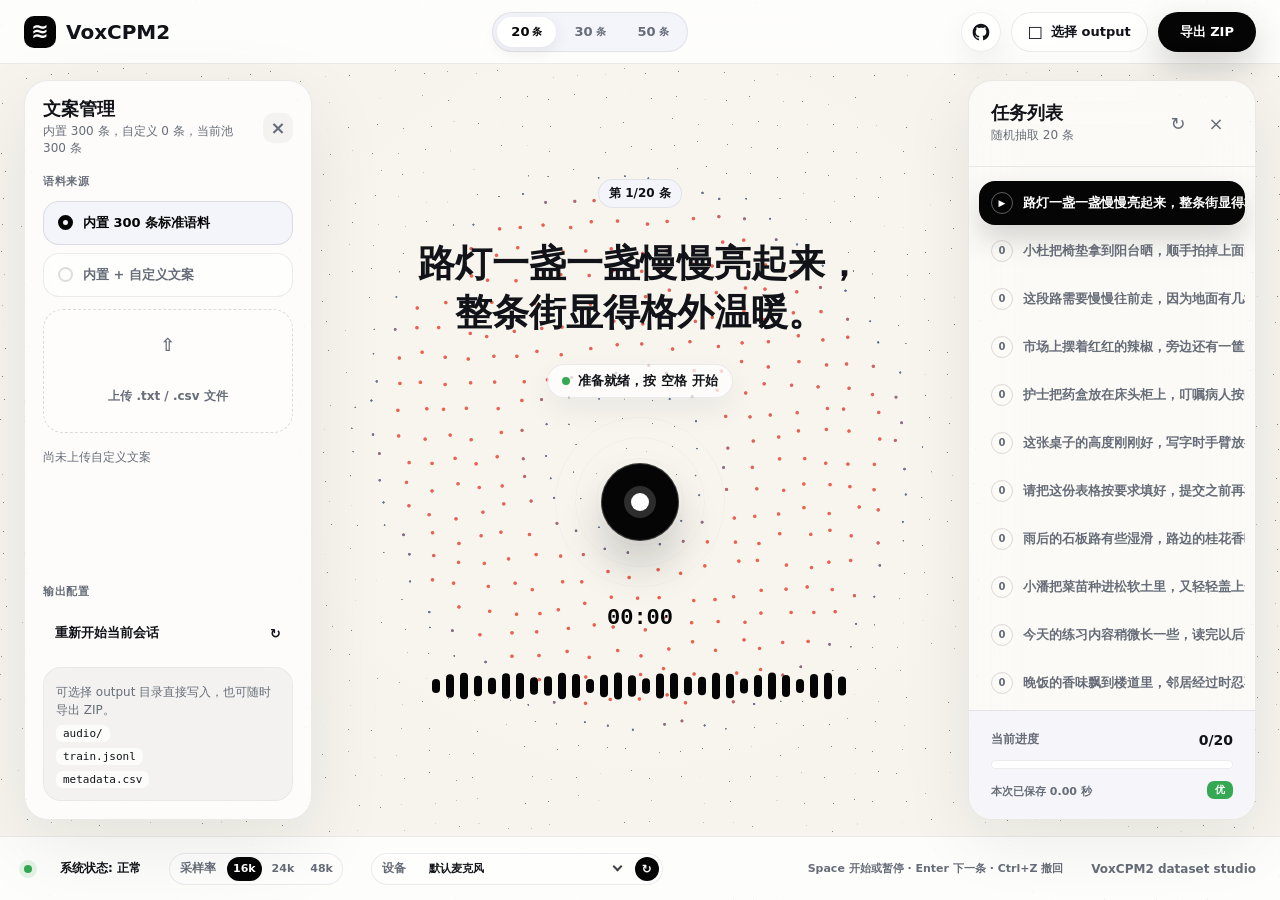
<file: index.html>
<!doctype html>
<html lang="zh-CN">
  <head>
    <meta charset="utf-8" />
    <meta name="viewport" content="width=device-width, initial-scale=1" />
    <title>VoxCPM2 录音训练工作台</title>
    <link rel="stylesheet" href="./src/styles.css" />
  </head>
  <body>
    <canvas id="shaderCanvas" aria-hidden="true"></canvas>

    <div class="app-shell">
      <header class="topbar">
        <div class="brand">
          <div class="brand__mark" aria-hidden="true">≋</div>
          <div class="brand__name">VoxCPM2</div>
        </div>

        <div class="segmented topbar__counts" id="countOptions" aria-label="录制条数">
          <button type="button" class="segment is-active" data-count="20">
            <span>20</span>
            <small>条</small>
          </button>
          <button type="button" class="segment" data-count="30">
            <span>30</span>
            <small>条</small>
          </button>
          <button type="button" class="segment" data-count="50">
            <span>50</span>
            <small>条</small>
          </button>
        </div>

        <div class="topbar__actions">
          <a
            class="github-link"
            href="https://github.com/cuser-it/VoiceForge"
            target="_blank"
            rel="noreferrer"
            aria-label="打开 GitHub 仓库"
            title="GitHub"
          >
            <svg viewBox="0 0 24 24" aria-hidden="true">
              <path
                d="M12 2C6.48 2 2 6.58 2 12.24c0 4.52 2.87 8.35 6.84 9.7.5.1.68-.22.68-.49v-1.72c-2.78.62-3.37-1.37-3.37-1.37-.46-1.19-1.11-1.5-1.11-1.5-.91-.64.07-.63.07-.63 1 .07 1.53 1.06 1.53 1.06.9 1.57 2.35 1.12 2.92.86.09-.67.35-1.12.63-1.38-2.22-.26-4.55-1.14-4.55-5.06 0-1.12.39-2.03 1.03-2.75-.1-.26-.45-1.3.1-2.71 0 0 .84-.28 2.75 1.05A9.35 9.35 0 0 1 12 6.96c.85 0 1.7.12 2.5.34 1.9-1.33 2.74-1.05 2.74-1.05.55 1.41.2 2.45.1 2.71.64.72 1.03 1.63 1.03 2.75 0 3.93-2.34 4.8-4.57 5.05.36.32.68.95.68 1.91v2.78c0 .27.18.59.69.49A10.1 10.1 0 0 0 22 12.24C22 6.58 17.52 2 12 2Z"
              />
            </svg>
          </a>
          <button type="button" class="ghost-pill" id="directoryButton">
            <span class="icon" aria-hidden="true">□</span>
            <span id="storageMode">选择 output</span>
          </button>
          <button type="button" class="primary-pill" id="exportButton">导出 ZIP</button>
        </div>
      </header>

      <button
        type="button"
        class="source-panel-toggle"
        id="sourcePanelToggle"
        aria-label="展开文案管理"
        hidden
      >
        文
      </button>

      <button
        type="button"
        class="task-panel-toggle"
        id="taskPanelToggle"
        aria-label="展开任务列表"
        hidden
      >
        列
      </button>

      <aside class="side-panel source-panel" id="sourcePanel" aria-label="文案与输出配置">
        <div class="panel-heading">
          <div>
            <h2>文案管理</h2>
            <p id="poolSummary">正在载入内置文案库</p>
          </div>
          <button type="button" class="panel-close" id="sourcePanelClose" aria-label="收起文案管理">
            ×
          </button>
        </div>

        <section class="stack source-stack">
          <div class="section-title">语料来源</div>
          <div class="source-options" id="sourceOptions">
            <button type="button" class="source-card is-active" data-source="builtin">
              <span class="radio-dot" aria-hidden="true"></span>
              <span>内置 300 条标准语料</span>
            </button>
            <button type="button" class="source-card" data-source="combined">
              <span class="radio-dot" aria-hidden="true"></span>
              <span>内置 + 自定义文案</span>
            </button>
          </div>

          <label class="upload-card" for="customFile">
            <span class="upload-card__icon" aria-hidden="true">⇧</span>
            <span>上传 .txt / .csv 文件</span>
            <input id="customFile" type="file" accept=".txt,.csv,text/plain,text/csv" />
          </label>
          <p class="microcopy" id="customSummary">尚未上传自定义文案</p>
        </section>

        <section class="stack output-stack">
          <div class="section-title">输出配置</div>
          <button type="button" class="settings-row" id="resetButton">
            <span>重新开始当前会话</span>
            <span aria-hidden="true">↻</span>
          </button>
          <div class="output-card">
            <p id="outputSummary">未选择目录时，录音会保存在浏览器内存中。</p>
            <code>audio/</code>
            <code>train.jsonl</code>
            <code>metadata.csv</code>
          </div>
        </section>
      </aside>

      <main class="recording-stage" aria-label="录音工作区">
        <div class="prompt-area">
          <div class="prompt-meta" id="promptMeta">
            <span class="prompt-progress-label" id="progressText">第 1/20 条</span>
            <div class="prompt-progress-track" aria-hidden="true">
              <div class="prompt-progress-fill" id="promptProgressFill"></div>
            </div>
            <span class="prompt-next" id="nextPromptText">下一条预览</span>
          </div>
          <p class="prompt-text" id="promptText">正在载入文案</p>
        </div>

        <div class="recorder-surface">
          <div class="status-strip" id="statusStrip">
            <span class="status-dot status-dot--ready" id="statusDot"></span>
            <span id="statusText">准备就绪，按 空格 开始</span>
          </div>

          <div class="vocal-aura" id="vocalAura">
            <span class="aura-ring aura-ring--one"></span>
            <span class="aura-ring aura-ring--two"></span>
            <span class="aura-ring aura-ring--three"></span>
            <button type="button" class="record-orb" id="recordButton" aria-label="开始录制">
              <span class="record-led" id="recordLed" aria-hidden="true"></span>
            </button>
          </div>

          <div class="timer" id="timer">00:00</div>
          <canvas id="waveform" width="640" height="120" aria-label="实时波形"></canvas>
          <audio id="playback" controls preload="metadata"></audio>
        </div>

        <div class="control-row" aria-hidden="true">
          <button type="button" id="undoButton" hidden></button>
          <button type="button" id="saveButton" hidden disabled></button>
          <button type="button" id="shuffleButton" hidden></button>
        </div>
      </main>

      <aside class="side-panel task-panel" aria-label="文案预览列表">
        <div class="list-header">
          <div>
            <h2>任务列表</h2>
            <p id="listSummary">随机抽取 20 条</p>
          </div>
          <div class="list-actions">
            <button type="button" class="icon-button" id="shuffleButtonMirror" title="重新洗牌">↻</button>
            <button type="button" class="icon-button" id="taskPanelClose" aria-label="收起任务列表">×</button>
          </div>
        </div>
        <ol class="task-list" id="taskList"></ol>
        <div class="progress-card">
          <div class="progress-card__row">
            <span>当前进度</span>
            <strong id="completionBadge">0/20</strong>
          </div>
          <div class="progress-track">
            <div class="progress-fill" id="progressFill"></div>
          </div>
          <div class="progress-card__row progress-card__row--muted">
            <span id="durationText">本次已保存 0.00 秒</span>
            <span class="quality-badge">优</span>
          </div>
        </div>
      </aside>

      <footer class="status-footer">
        <div class="footer-group">
          <span class="system-dot"></span>
          <strong>系统状态: 正常</strong>
          <div class="sample-rate-control" id="sampleRateOptions" aria-label="输出采样率">
            <span>采样率</span>
            <button type="button" class="sample-rate-button is-active" data-sample-rate="16000">16k</button>
            <button type="button" class="sample-rate-button" data-sample-rate="24000">24k</button>
            <button type="button" class="sample-rate-button" data-sample-rate="48000">48k</button>
          </div>
          <div class="device-control" id="deviceControl">
            <span>设备</span>
            <button
              type="button"
              class="audio-input-trigger"
              id="audioInputButton"
              aria-haspopup="listbox"
              aria-expanded="false"
              aria-label="选择录音输入设备"
            >
              <span id="audioInputLabel">默认麦克风</span>
              <span class="audio-input-caret" aria-hidden="true"></span>
            </button>
            <div class="audio-device-menu" id="audioDeviceMenu" role="listbox" aria-label="录音输入设备" hidden></div>
            <button type="button" class="refresh-device-button" id="refreshDevicesButton" aria-label="刷新麦克风设备">
              ↻
            </button>
          </div>
        </div>
        <div class="footer-group footer-group--right">
          <span class="shortcut-hints">Space 开始或暂停 · Enter 下一条 · Ctrl+Z 撤回</span>
          <span>VoxCPM2 dataset studio</span>
        </div>
      </footer>
    </div>

    <div class="toast-region" id="toastRegion" aria-live="polite" aria-atomic="false"></div>

    <script type="module" src="./src/app.js"></script>
  </body>
</html>
</file>
<file: src/styles.css>
:root {
  color-scheme: light;
  --canvas: #ffffff;
  --surface: rgba(255, 255, 255, 0.72);
  --surface-solid: #ffffff;
  --surface-soft: #f4f5fa;
  --surface-strong: #e9ebf4;
  --ink: #111318;
  --muted: #676d78;
  --faint: #9aa0aa;
  --line: rgba(17, 19, 24, 0.08);
  --line-strong: rgba(17, 19, 24, 0.14);
  --primary: #050506;
  --blue: #346bf1;
  --red: #ff4641;
  --green: #34a853;
  --yellow: #fbbc04;
  --shadow: 0 24px 80px rgba(15, 23, 42, 0.08);
  --panel-radius: 24px;
  --pill-radius: 999px;
  font-family:
    "Hanken Grotesk", Inter, ui-sans-serif, system-ui, -apple-system,
    BlinkMacSystemFont, "Segoe UI", "PingFang SC", "Microsoft YaHei", sans-serif;
}

* {
  box-sizing: border-box;
}

[hidden] {
  display: none !important;
}

html,
body {
  width: 100%;
  height: 100%;
  min-height: 100%;
}

body {
  margin: 0;
  overflow: hidden;
  background:
    radial-gradient(circle at 50% 45%, rgba(255, 255, 255, 0.94), rgba(247, 245, 239, 0.84) 42%, rgba(228, 233, 229, 0.72) 100%),
    #f7f5ef;
  color: var(--ink);
}

button,
input,
select {
  font: inherit;
}

button {
  border: 0;
  cursor: pointer;
}

button:disabled {
  cursor: not-allowed;
  opacity: 0.45;
}

#shaderCanvas {
  display: block;
  position: fixed;
  inset: 0;
  z-index: 0;
  width: 100vw;
  height: 100vh;
  opacity: 0.92;
  pointer-events: none;
}

.app-shell {
  position: relative;
  z-index: 1;
  display: grid;
  grid-template:
    "top top top" 64px
    "main main main" minmax(0, 1fr)
    "foot foot foot" 64px / minmax(0, 1fr);
  gap: 0;
  width: 100vw;
  height: 100dvh;
  padding: 0;
}

.app-shell.is-source-collapsed {
  grid-template:
    "top top top" 64px
    "main main main" minmax(0, 1fr)
    "foot foot foot" 64px / minmax(0, 1fr);
}

.topbar {
  grid-area: top;
  display: flex;
  align-items: center;
  justify-content: space-between;
  gap: 20px;
  height: 64px;
  padding: 0 24px;
  border-bottom: 1px solid var(--line);
  background: rgba(255, 255, 255, 0.78);
  backdrop-filter: blur(22px);
}

.brand,
.topbar__actions,
.footer-group,
.prompt-meta,
.timer-row,
.ghost-pill,
.primary-pill {
  display: flex;
  align-items: center;
}

.brand {
  gap: 10px;
  min-width: 220px;
}

.brand__mark {
  display: grid;
  place-items: center;
  width: 32px;
  height: 32px;
  border-radius: 10px;
  background: var(--primary);
  color: #fff;
  font-size: 21px;
  font-weight: 900;
  line-height: 1;
}

.brand__name {
  font-size: 20px;
  font-weight: 900;
  letter-spacing: 0;
}

.segmented {
  display: inline-grid;
  grid-template-columns: repeat(3, 1fr);
  gap: 4px;
  padding: 4px;
  border-radius: var(--pill-radius);
  background: var(--surface-soft);
  border: 1px solid var(--line);
}

.segment {
  display: flex;
  gap: 3px;
  align-items: center;
  justify-content: center;
  width: 100%;
  min-width: 54px;
  min-height: 30px;
  padding: 0 14px;
  border-radius: var(--pill-radius);
  background: transparent;
  color: var(--muted);
  font-size: 13px;
  font-weight: 800;
  text-align: center;
}

.segment small {
  font-size: 10px;
  font-weight: 700;
  line-height: 1;
}

.segment.is-active {
  background: #fff;
  color: var(--primary);
  box-shadow: 0 4px 16px rgba(15, 23, 42, 0.08);
}

.topbar__actions {
  justify-content: flex-end;
  gap: 10px;
  min-width: 320px;
}

.ghost-pill,
.primary-pill {
  min-height: 40px;
  border-radius: var(--pill-radius);
  font-size: 13px;
  font-weight: 800;
  white-space: nowrap;
}

.ghost-pill {
  gap: 8px;
  padding: 0 16px;
  background: rgba(255, 255, 255, 0.76);
  color: var(--ink);
  border: 1px solid var(--line);
  max-width: 210px;
}

.ghost-pill span:last-child {
  overflow: hidden;
  text-overflow: ellipsis;
  white-space: nowrap;
}

.primary-pill {
  justify-content: center;
  padding: 0 22px;
  background: var(--primary);
  color: #fff;
  box-shadow: 0 14px 34px rgba(0, 0, 0, 0.18);
}

.github-link {
  display: grid;
  flex: 0 0 auto;
  place-items: center;
  width: 40px;
  height: 40px;
  border: 1px solid var(--line);
  border-radius: 50%;
  background: rgba(255, 255, 255, 0.76);
  color: var(--ink);
  box-shadow: 0 12px 30px rgba(15, 23, 42, 0.06);
  transition:
    transform 160ms ease,
    background 160ms ease,
    color 160ms ease;
}

.github-link:hover {
  transform: translateY(-1px);
  background: var(--primary);
  color: #fff;
}

.github-link svg {
  width: 20px;
  height: 20px;
  fill: currentColor;
}

.icon {
  font-size: 16px;
}

.side-panel {
  min-height: 0;
  border: 1px solid var(--line);
  border-radius: var(--panel-radius);
  background: var(--surface);
  box-shadow: var(--shadow);
  backdrop-filter: blur(26px);
  overflow: hidden;
}

.source-panel {
  position: fixed;
  z-index: 12;
  top: 80px;
  left: 24px;
  bottom: 80px;
  width: 288px;
  display: grid;
  grid-template-rows: auto minmax(0, 1fr) auto;
  gap: 16px;
  margin: 0;
  padding: 18px;
  overflow: hidden;
}

.app-shell.is-source-collapsed .source-panel {
  display: none;
}

.source-panel-toggle {
  position: fixed;
  z-index: 12;
  top: 80px;
  left: 24px;
  display: grid;
  place-items: center;
  width: 46px;
  height: 46px;
  margin: 0;
  border-radius: 16px;
  background: var(--surface);
  color: var(--ink);
  border: 1px solid var(--line);
  box-shadow: var(--shadow);
  font-size: 14px;
  font-weight: 950;
  backdrop-filter: blur(26px);
}

.task-panel-toggle {
  position: fixed;
  z-index: 12;
  top: 80px;
  right: 24px;
  display: grid;
  place-items: center;
  width: 46px;
  height: 46px;
  margin: 0;
  border-radius: 16px;
  background: var(--surface);
  color: var(--ink);
  border: 1px solid var(--line);
  box-shadow: var(--shadow);
  font-size: 14px;
  font-weight: 950;
  backdrop-filter: blur(26px);
}

.source-panel-toggle[hidden],
.task-panel-toggle[hidden] {
  display: none;
}

.task-panel {
  position: fixed;
  z-index: 12;
  top: 80px;
  right: 24px;
  bottom: 80px;
  width: 288px;
  display: grid;
  grid-template-rows: auto minmax(0, 1fr) auto;
  margin: 0;
  background: rgba(255, 255, 255, 0.58);
  box-shadow: 0 18px 70px rgba(15, 23, 42, 0.08);
}

.app-shell.is-task-collapsed .task-panel {
  display: none;
}

.panel-heading,
.list-header,
.progress-card__row,
.settings-row {
  display: flex;
  align-items: center;
  justify-content: space-between;
  gap: 12px;
}

.panel-heading {
  min-height: 42px;
}

.panel-heading h2,
.list-header h2 {
  margin: 0;
  font-size: 18px;
  line-height: 1.1;
  font-weight: 900;
}

.panel-heading p,
.list-header p,
.microcopy,
.output-card p {
  margin: 4px 0 0;
  color: var(--muted);
  font-size: 12px;
  line-height: 1.45;
}

.mini-icon,
.panel-close {
  display: grid;
  place-items: center;
  width: 30px;
  height: 30px;
  border-radius: 10px;
  background: var(--surface-soft);
  color: var(--ink);
  font-size: 12px;
  font-weight: 900;
}

.panel-close {
  flex: 0 0 30px;
  background: rgba(0, 0, 0, 0.04);
  color: var(--muted);
  font-size: 18px;
  line-height: 1;
}

.panel-close:hover,
.source-panel-toggle:hover {
  background: var(--primary);
  color: #fff;
}

.stack {
  display: grid;
  gap: 12px;
  min-height: 0;
}

.source-stack {
  grid-template-rows: auto auto minmax(66px, 0.55fr) auto;
  align-content: start;
  overflow: hidden;
}

.output-stack {
  grid-template-rows: auto auto minmax(0, 1fr);
  overflow: hidden;
}

.section-title {
  color: var(--muted);
  font-size: 11px;
  font-weight: 900;
  letter-spacing: 0.06em;
  text-transform: uppercase;
}

.source-options {
  display: grid;
  gap: 8px;
  min-height: 0;
}

.source-card {
  display: flex;
  align-items: center;
  gap: 10px;
  min-height: 44px;
  padding: 0 14px;
  border: 1px solid var(--line);
  border-radius: 16px;
  background: rgba(255, 255, 255, 0.42);
  color: var(--muted);
  font-size: 13px;
  font-weight: 800;
  text-align: left;
}

.source-card.is-active {
  background: var(--surface-soft);
  color: var(--primary);
  border-color: rgba(0, 0, 0, 0.1);
}

.radio-dot {
  width: 15px;
  height: 15px;
  border: 2px solid var(--line-strong);
  border-radius: 50%;
}

.source-card.is-active .radio-dot {
  border: 5px solid var(--primary);
}

.upload-card {
  display: grid;
  place-items: center;
  min-height: 66px;
  padding: 10px;
  border: 1px dashed var(--line-strong);
  border-radius: 20px;
  background: rgba(255, 255, 255, 0.34);
  color: var(--muted);
  font-size: 12px;
  font-weight: 800;
  text-align: center;
  cursor: pointer;
}

.upload-card:hover {
  background: var(--surface-soft);
  color: var(--primary);
}

.upload-card input {
  position: absolute;
  width: 1px;
  height: 1px;
  overflow: hidden;
  clip: rect(0 0 0 0);
}

.upload-card__icon {
  display: block;
  font-size: 18px;
  line-height: 1;
}

.settings-row {
  width: 100%;
  min-height: 44px;
  padding: 0 12px;
  border-radius: 14px;
  background: transparent;
  color: var(--ink);
  font-size: 13px;
  font-weight: 800;
}

.settings-row:hover {
  background: var(--surface-soft);
}

.output-card {
  display: grid;
  gap: 6px;
  min-height: 0;
  padding: 12px;
  border-radius: 18px;
  background: rgba(0, 0, 0, 0.04);
  border: 1px solid rgba(0, 0, 0, 0.04);
  overflow: hidden;
}

.output-card p {
  display: -webkit-box;
  overflow: hidden;
  -webkit-box-orient: vertical;
  -webkit-line-clamp: 3;
}

.output-card code {
  width: fit-content;
  padding: 2px 7px;
  border-radius: 7px;
  background: rgba(255, 255, 255, 0.72);
  color: var(--ink);
  font-size: 11px;
}

.recording-stage {
  grid-area: main;
  display: grid;
  grid-template-rows: auto minmax(0, auto) auto;
  justify-items: center;
  align-content: center;
  min-width: 0;
  min-height: 0;
  width: min(760px, calc(100vw - 120px));
  min-width: 0;
  margin: 0 auto;
  padding: 28px 20px 22px;
  text-align: center;
}

.app-shell.is-task-collapsed .recording-stage {
  width: min(920px, calc(100vw - 120px));
}

.prompt-area {
  width: min(860px, 100%);
  min-width: 0;
}

.prompt-meta {
  display: inline-grid;
  grid-template-columns: auto minmax(120px, 220px) minmax(0, 280px);
  justify-content: center;
  align-items: center;
  gap: 10px;
  max-width: 100%;
  color: var(--muted);
  font-size: 12px;
  font-weight: 800;
}

.prompt-progress-label {
  padding: 5px 10px;
  border-radius: var(--pill-radius);
  background: var(--surface-soft);
  border: 1px solid var(--line);
  color: var(--ink);
  white-space: nowrap;
}

.prompt-progress-track {
  height: 6px;
  overflow: hidden;
  border-radius: var(--pill-radius);
  background: rgba(17, 19, 24, 0.08);
}

.prompt-progress-fill {
  width: 0%;
  height: 100%;
  border-radius: inherit;
  background: var(--primary);
  transition: width 240ms ease;
}

.prompt-next {
  overflow: hidden;
  text-align: left;
  text-overflow: ellipsis;
  white-space: nowrap;
}

.prompt-meta.is-compact {
  grid-template-columns: auto;
}

.prompt-meta.is-compact .prompt-progress-track,
.prompt-meta.is-compact .prompt-next {
  display: none;
}

.prompt-text {
  display: flex;
  align-items: center;
  justify-content: center;
  min-height: 132px;
  margin: 14px 0 0;
  padding: 0 18px;
  font-size: clamp(26px, 2.9vw, 38px);
  font-weight: 900;
  line-height: 1.32;
  letter-spacing: 0;
  text-wrap: balance;
  overflow-wrap: anywhere;
}

.recorder-surface {
  display: grid;
  justify-items: center;
  align-content: start;
  grid-template-rows: auto auto auto auto;
  gap: 14px;
  width: min(720px, 100%);
  min-height: 0;
  margin-top: 10px;
}

.status-strip {
  display: inline-flex;
  align-items: center;
  gap: 8px;
  min-height: 34px;
  padding: 0 14px;
  border-radius: var(--pill-radius);
  background: rgba(255, 255, 255, 0.72);
  border: 1px solid var(--line);
  color: var(--ink);
  font-size: 13px;
  font-weight: 900;
  box-shadow: 0 12px 30px rgba(15, 23, 42, 0.06);
}

.status-dot {
  width: 8px;
  height: 8px;
  border-radius: 50%;
  background: var(--green);
}

.status-dot--recording {
  background: var(--red);
  animation: pulse 1s infinite;
}

.status-strip.is-recording {
  background: rgba(255, 70, 65, 0.1);
  border-color: rgba(255, 70, 65, 0.24);
  color: var(--red);
}

.status-dot--pending {
  background: var(--yellow);
}

.status-dot--done {
  background: var(--blue);
}

.vocal-aura {
  position: relative;
  display: grid;
  place-items: center;
  width: 180px;
  height: 180px;
  margin: 0;
}

.vocal-aura.is-recording .aura-ring {
  border-color: rgba(255, 70, 65, 0.34);
  animation-duration: 1.45s;
}

.vocal-aura.is-recording .aura-ring--two {
  box-shadow: 0 0 54px rgba(255, 70, 65, 0.18);
}

.aura-ring {
  position: absolute;
  border-radius: 50%;
  border: 1px solid rgba(0, 0, 0, 0.05);
  opacity: 0.5;
  animation: auraPulse 4s ease-in-out infinite;
}

.aura-ring--one {
  width: 88px;
  height: 88px;
}

.aura-ring--two {
  width: 130px;
  height: 130px;
  animation-delay: -1s;
}

.aura-ring--three {
  width: 170px;
  height: 170px;
  animation-delay: -2s;
}

.record-orb {
  position: relative;
  z-index: 1;
  display: grid;
  place-items: center;
  width: 78px;
  height: 78px;
  border-radius: 50%;
  background: var(--primary);
  box-shadow:
    0 26px 44px rgba(0, 0, 0, 0.18),
    inset 0 0 0 1px rgba(255, 255, 255, 0.22);
  transition:
    transform 160ms ease,
    box-shadow 160ms ease,
    background 160ms ease;
}

.record-orb:hover:not(:disabled) {
  transform: translateY(-2px) scale(1.02);
}

.record-orb:active:not(:disabled) {
  transform: translateY(1px) scale(0.98);
}

.record-orb.is-recording {
  background: var(--red);
  box-shadow:
    0 26px 44px rgba(255, 70, 65, 0.32),
    0 0 0 16px rgba(255, 70, 65, 0.12);
}

.record-led {
  width: 18px;
  height: 18px;
  border: 0;
  border-radius: 50%;
  background: #fff;
  box-shadow: 0 0 0 7px rgba(255, 255, 255, 0.16);
}

.record-led.is-recording {
  width: 22px;
  height: 22px;
  border-radius: 6px;
  background: #fff;
  box-shadow: none;
  animation: pulse 1s infinite;
}

.timer {
  min-width: 112px;
  color: var(--primary);
  font-family: "SFMono-Regular", Consolas, "Liberation Mono", monospace;
  font-size: 22px;
  font-weight: 900;
  font-variant-numeric: tabular-nums;
}

#waveform {
  display: block;
  width: min(420px, 72vw);
  height: 82px;
  border: 0;
  background: transparent;
}

audio {
  width: min(420px, 78vw);
  height: 42px;
  opacity: 0.96;
  margin-top: 0;
  padding: 3px;
  border-radius: 999px;
  background: rgba(255, 255, 255, 0.7);
  border: 1px solid var(--line);
  box-shadow: 0 12px 30px rgba(15, 23, 42, 0.07);
}

audio:not([src]) {
  display: none;
}

.control-row {
  display: none;
}

.shortcut-hints {
  color: var(--muted);
  font-size: 11px;
  font-weight: 700;
  letter-spacing: 0;
  white-space: nowrap;
}

.list-header {
  padding: 22px;
  border-bottom: 1px solid var(--line);
}

.list-actions {
  display: inline-flex;
  align-items: center;
  gap: 4px;
}

.icon-button {
  display: grid;
  place-items: center;
  width: 34px;
  height: 34px;
  border-radius: 50%;
  background: transparent;
  color: var(--muted);
  font-size: 18px;
}

.icon-button:hover {
  background: var(--surface-soft);
  color: var(--ink);
}

.task-list {
  display: grid;
  align-content: start;
  gap: 4px;
  min-height: 0;
  margin: 0;
  padding: 14px 10px;
  overflow-y: auto;
  overscroll-behavior: contain;
}

.task-list li {
  display: flex;
  align-items: center;
  gap: 10px;
  min-height: 44px;
  padding: 0 12px;
  border-radius: 16px;
  color: var(--muted);
  font-size: 13px;
  font-weight: 800;
  line-height: 1.35;
  list-style: none;
  overflow: hidden;
  text-overflow: ellipsis;
  white-space: nowrap;
}

.task-list li::before {
  content: counter(list-item);
  display: grid;
  place-items: center;
  width: 20px;
  height: 20px;
  flex: 0 0 20px;
  border: 1px solid var(--line-strong);
  border-radius: 50%;
  color: var(--muted);
  font-size: 10px;
  font-weight: 900;
}

.task-list li.is-current {
  background: var(--primary);
  color: #fff;
  box-shadow: 0 14px 30px rgba(0, 0, 0, 0.16);
}

.task-list li.is-current::before {
  content: "▶";
  border-color: rgba(255, 255, 255, 0.35);
  color: #fff;
  font-size: 9px;
}

.task-list li.is-done {
  background: rgba(52, 168, 83, 0.1);
  color: var(--green);
}

.task-list li.is-done::before {
  content: "✓";
  border-color: rgba(52, 168, 83, 0.22);
  color: var(--green);
}

.progress-card {
  display: grid;
  gap: 12px;
  padding: 20px 22px;
  border-top: 1px solid var(--line);
  background: rgba(244, 245, 250, 0.82);
}

.progress-card__row {
  color: var(--muted);
  font-size: 12px;
  font-weight: 800;
}

.progress-card__row strong {
  color: var(--ink);
  font-size: 14px;
}

.progress-track {
  height: 9px;
  overflow: hidden;
  border-radius: var(--pill-radius);
  background: #fff;
  border: 1px solid var(--line);
}

.progress-fill {
  width: 0%;
  height: 100%;
  border-radius: inherit;
  background: var(--primary);
  transition: width 240ms ease;
}

.progress-card__row--muted {
  align-items: flex-end;
  font-size: 11px;
}

.quality-badge {
  padding: 2px 8px;
  border-radius: 7px;
  background: var(--green);
  color: #fff;
  font-size: 10px;
  font-weight: 900;
}

.status-footer {
  grid-area: foot;
  display: flex;
  align-items: center;
  justify-content: space-between;
  gap: 18px;
  height: 64px;
  padding: 0 24px;
  border-top: 1px solid var(--line);
  background: rgba(255, 255, 255, 0.78);
  backdrop-filter: blur(22px);
  color: var(--muted);
  font-size: 12px;
  font-weight: 700;
}

.footer-group {
  gap: 28px;
  min-width: 0;
}

.footer-group strong {
  color: var(--ink);
}

.footer-group--right {
  justify-content: flex-end;
}

.sample-rate-control {
  display: inline-flex;
  align-items: center;
  gap: 4px;
  padding: 3px;
  border: 1px solid var(--line);
  border-radius: 999px;
  background: rgba(255, 255, 255, 0.54);
}

.sample-rate-control > span {
  padding: 0 7px;
  color: var(--muted);
}

.sample-rate-button {
  min-width: 34px;
  height: 24px;
  border-radius: 999px;
  background: transparent;
  color: var(--muted);
  font-size: 11px;
  font-weight: 900;
}

.sample-rate-button.is-active {
  background: var(--primary);
  color: #fff;
}

.sample-rate-button:disabled {
  opacity: 0.48;
}

.device-control {
  position: relative;
  z-index: 45;
  display: inline-flex;
  align-items: center;
  gap: 6px;
  min-width: 0;
  max-width: 330px;
  padding: 3px;
  border: 1px solid var(--line);
  border-radius: 999px;
  background: rgba(255, 255, 255, 0.54);
}

.device-control > span {
  flex: 0 0 auto;
  padding: 0 7px;
  color: var(--muted);
}

.audio-input-trigger {
  display: inline-flex;
  align-items: center;
  justify-content: space-between;
  gap: 8px;
  width: min(210px, 24vw);
  min-width: 118px;
  height: 24px;
  min-height: 24px;
  padding: 0 8px 0 10px;
  border: 0;
  outline: 0;
  border-radius: 999px;
  background: transparent;
  color: var(--ink);
  font-size: 11px;
  font-weight: 900;
}

.audio-input-trigger:hover,
.audio-input-trigger.is-open {
  background: rgba(17, 19, 24, 0.06);
}

.audio-input-trigger:focus-visible,
.refresh-device-button:focus-visible {
  outline: 2px solid rgba(17, 19, 24, 0.22);
  outline-offset: 2px;
}

.audio-input-trigger > span:first-child {
  min-width: 0;
  overflow: hidden;
  text-overflow: ellipsis;
  white-space: nowrap;
}

.audio-input-caret {
  width: 7px;
  height: 7px;
  border-right: 2px solid currentColor;
  border-bottom: 2px solid currentColor;
  transform: translateY(-2px) rotate(45deg);
  opacity: 0.8;
  transition: transform 160ms ease;
}

.audio-input-trigger.is-open .audio-input-caret {
  transform: translateY(2px) rotate(225deg);
}

.audio-input-trigger:disabled {
  opacity: 0.48;
}

.audio-device-menu {
  position: absolute;
  z-index: 40;
  left: 0;
  bottom: calc(100% + 10px);
  display: grid;
  gap: 4px;
  width: min(232px, calc(100vw - 40px));
  max-height: 176px;
  padding: 6px;
  border: 1px solid var(--line-strong);
  border-radius: 18px;
  background: rgba(255, 255, 255, 0.94);
  box-shadow: 0 20px 54px rgba(15, 23, 42, 0.16);
  backdrop-filter: blur(24px);
  overflow-x: hidden;
  overflow-y: auto;
}

.audio-device-menu.is-left {
  right: 0;
  left: auto;
}

.audio-device-menu::-webkit-scrollbar {
  width: 4px;
}

.audio-device-menu::-webkit-scrollbar-thumb {
  border-radius: 999px;
  background: rgba(17, 19, 24, 0.22);
}

.audio-device-option {
  display: block;
  width: 100%;
  min-height: 34px;
  padding: 0 11px;
  border-radius: 12px;
  background: transparent;
  color: var(--ink);
  font-size: 12px;
  font-weight: 800;
  line-height: 34px;
  overflow: hidden;
  text-align: left;
  text-overflow: ellipsis;
  white-space: nowrap;
}

.audio-device-option:hover {
  background: rgba(17, 19, 24, 0.06);
}

.audio-device-option.is-selected {
  background: var(--primary);
  color: #fff;
}

.refresh-device-button {
  display: grid;
  flex: 0 0 auto;
  place-items: center;
  width: 24px;
  height: 24px;
  border-radius: 999px;
  background: var(--primary);
  color: #fff;
  font-size: 12px;
  font-weight: 900;
  line-height: 1;
}

.refresh-device-button:disabled {
  opacity: 0.48;
}

.system-dot {
  width: 8px;
  height: 8px;
  border-radius: 50%;
  background: var(--green);
  box-shadow: 0 0 0 5px rgba(52, 168, 83, 0.12);
}

.toast-region {
  position: fixed;
  z-index: 30;
  top: 82px;
  right: 24px;
  display: grid;
  gap: 10px;
  width: min(360px, calc(100vw - 32px));
  pointer-events: none;
}

.toast {
  padding: 12px 14px;
  border: 1px solid var(--line);
  border-radius: 16px;
  background: rgba(255, 255, 255, 0.92);
  box-shadow: 0 18px 40px rgba(15, 23, 42, 0.12);
  color: var(--ink);
  font-size: 13px;
  font-weight: 800;
  backdrop-filter: blur(22px);
}

@keyframes pulse {
  0%,
  100% {
    opacity: 1;
  }
  50% {
    opacity: 0.38;
  }
}

@keyframes auraPulse {
  0%,
  100% {
    transform: scale(1);
    opacity: 0.18;
  }
  50% {
    transform: scale(1.08);
    opacity: 0.5;
  }
}

@media (max-width: 1120px) {
  body {
    overflow-y: auto;
  }

  .app-shell {
    grid-template:
      "top" auto
      "main" auto
      "left" auto
      "right" 420px
      "foot" auto / minmax(0, 1fr);
    height: auto;
    min-height: 100dvh;
    padding: 0;
  }

  .app-shell.is-source-collapsed {
    grid-template:
      "top" auto
      "main" auto
      "left" auto
      "right" 420px
      "foot" auto / minmax(0, 1fr);
  }

  .topbar,
  .status-footer {
    position: sticky;
    z-index: 5;
  }

  .topbar {
    top: 0;
    flex-wrap: wrap;
    height: auto;
    min-height: 64px;
    padding: 12px 18px;
  }

  .topbar__actions,
  .brand {
    min-width: 0;
  }

  .source-panel {
    position: static;
    grid-area: left;
    width: auto;
    height: auto;
    margin: 0 18px;
    max-height: none;
  }

  .source-panel-toggle {
    position: static;
    grid-area: left;
    justify-self: start;
    margin: 0 18px;
  }

  .task-panel-toggle {
    position: static;
    grid-area: right;
    justify-self: start;
    margin: 0 18px;
  }

  .task-panel {
    position: static;
    grid-area: right;
    width: auto;
    height: auto;
    margin: 0 18px;
    min-height: 0;
  }

  .recording-stage {
    width: min(860px, calc(100vw - 36px));
    min-width: 0;
    min-height: 680px;
  }

  .status-footer {
    bottom: 0;
    flex-direction: column;
    align-items: flex-start;
    height: auto;
    padding: 14px 18px;
  }

  .footer-group {
    flex-wrap: wrap;
    gap: 12px;
  }
}

@media (max-width: 720px) {
  .app-shell {
    padding: 0;
  }

  .topbar__counts {
    order: 3;
    width: 100%;
  }

  .topbar__actions {
    width: 100%;
  }

  .ghost-pill,
  .primary-pill {
    flex: 1;
  }

  .recording-stage {
    min-height: 610px;
    padding: 14px 0;
  }

  .prompt-text {
    min-height: 118px;
    padding: 0 12px;
    font-size: 24px;
    line-height: 1.35;
  }

  .vocal-aura {
    width: 180px;
    height: 180px;
  }

  .aura-ring--three {
    width: 160px;
    height: 160px;
  }
  }

  .shortcut-hints {
    white-space: normal;
  }
}
</file>
